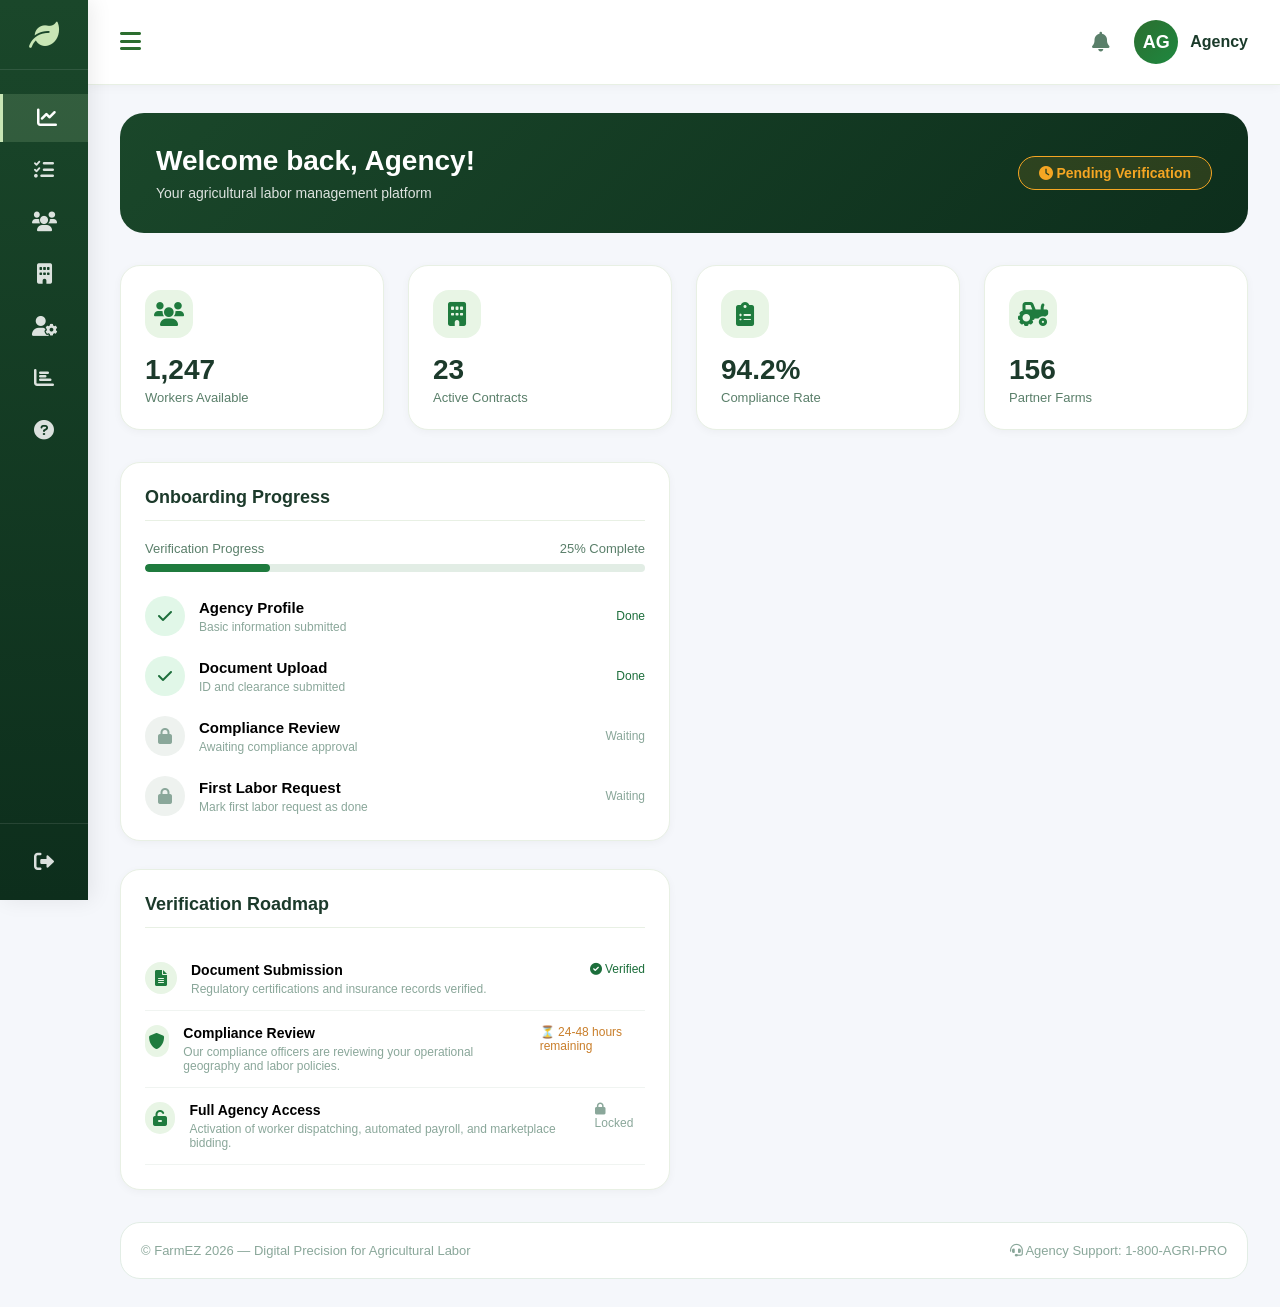
<file: farmez/Agency_Dashboard.html>
<!DOCTYPE html>
<html lang="en">
<head>
    <meta charset="UTF-8">
    <meta name="viewport" content="width=device-width, initial-scale=1.0, user-scalable=yes">
    <meta http-equiv="Content-Security-Policy" content="default-src 'self'; script-src 'self' 'unsafe-inline' https://fonts.googleapis.com https://cdnjs.cloudflare.com; style-src 'self' 'unsafe-inline' https://fonts.googleapis.com https://cdnjs.cloudflare.com; connect-src 'self' http://localhost http://127.0.0.1; img-src 'self' data: https:; font-src 'self' data: https: https://fonts.gstatic.com;">
    <title>FarmEZ | Agency Dashboard</title>
    <!-- Google Fonts: Inter -->
    <link href="https://fonts.googleapis.com/css2?family=Inter:opsz,wght@14..32,300;400;500;600;700;800&display=swap" rel="stylesheet">
    <!-- Font Awesome 6 -->
    <link rel="stylesheet" href="https://cdnjs.cloudflare.com/ajax/libs/font-awesome/6.0.0-beta3/css/all.min.css">
    <style>
        * {
            margin: 0;
            padding: 0;
            box-sizing: border-box;
            font-family: 'Inter', sans-serif;
        }

        body {
            background: #f5f7fb;
            min-height: 100vh;
        }

        /* ========== SIDEBAR ========== */
        .sidebar {
            position: fixed;
            top: 0;
            left: 0;
            height: 100%;
            width: 280px;
            background: linear-gradient(180deg, #1a472a 0%, #0d2e1c 100%);
            z-index: 100;
            transition: all 0.4s ease;
            box-shadow: 4px 0 20px rgba(0, 0, 0, 0.08);
            display: flex;
            flex-direction: column;
        }

        .sidebar.close {
            width: 88px;
        }

        .sidebar .logo-details {
            height: 70px;
            width: 100%;
            display: flex;
            align-items: center;
            padding: 0 24px;
            border-bottom: 1px solid rgba(255, 255, 255, 0.1);
            flex-shrink: 0;
        }

        .sidebar .logo-details i {
            font-size: 30px;
            color: #c8e6b5;
            min-width: 40px;
            text-align: center;
        }

        .sidebar .logo-details .logo_name {
            font-size: 22px;
            font-weight: 700;
            color: white;
            margin-left: 12px;
            transition: all 0.3s ease;
            white-space: nowrap;
            background: linear-gradient(135deg, #fff, #c8e6b5);
            -webkit-background-clip: text;
            background-clip: text;
            color: transparent;
        }

        .sidebar.close .logo-details .logo_name {
            opacity: 0;
            visibility: hidden;
        }

        .sidebar .nav-links {
            flex: 1;
            padding: 20px 0;
            overflow-y: auto;
        }

        .sidebar .nav-links::-webkit-scrollbar {
            display: none;
        }

        .sidebar .nav-links li {
            position: relative;
            list-style: none;
            transition: all 0.3s ease;
            margin: 4px 0;
        }

        .sidebar .nav-links li:hover {
            background: rgba(255, 255, 255, 0.08);
        }

        .sidebar .nav-links li.active {
            background: rgba(200, 230, 181, 0.15);
            border-left: 3px solid #c8e6b5;
        }

        .sidebar .nav-links li a {
            display: flex;
            align-items: center;
            text-decoration: none;
            padding: 14px 24px;
            color: rgba(255, 255, 255, 0.85);
            transition: all 0.3s ease;
            cursor: pointer;
        }

        .sidebar .nav-links li a .icon {
            min-width: 40px;
            text-align: center;
            font-size: 20px;
        }

        .sidebar .nav-links li a .link_name {
            font-size: 15px;
            font-weight: 500;
            white-space: nowrap;
            transition: all 0.3s ease;
        }

        .sidebar.close .nav-links li a .link_name {
            opacity: 0;
            visibility: hidden;
        }

        /* Lock icon for restricted features */
        .lock-badge {
            margin-left: auto;
            font-size: 10px;
            color: #f5a623;
            opacity: 0.8;
        }

        .sidebar.close .lock-badge {
            display: none;
        }

        /* Active indicator */
        .sidebar .nav-links li.active a {
            color: white;
        }

        /* Bottom section for logout */
        .sidebar .bottom-content {
            flex-shrink: 0;
            border-top: 1px solid rgba(255, 255, 255, 0.1);
            padding: 10px 0;
            margin-top: auto;
        }

        .sidebar .bottom-content .nav-links {
            padding: 0;
        }

        /* ========== MAIN CONTENT ========== */
        .home-section {
            position: relative;
            background: #f5f7fb;
            min-height: 100vh;
            left: 280px;
            width: calc(100% - 280px);
            transition: all 0.4s ease;
        }

        .sidebar.close ~ .home-section {
            left: 88px;
            width: calc(100% - 88px);
        }

        /* Header */
        .home-section .header {
            display: flex;
            align-items: center;
            justify-content: space-between;
            padding: 20px 32px;
            background: white;
            box-shadow: 0 2px 10px rgba(0, 0, 0, 0.04);
            border-bottom: 1px solid #e8f0e4;
        }

        .menu-toggle {
            font-size: 24px;
            cursor: pointer;
            color: #2c6e2f;
            transition: 0.2s;
        }

        .menu-toggle:hover {
            opacity: 0.7;
        }

        .header-right {
            display: flex;
            align-items: center;
            gap: 24px;
        }

        .notification-icon {
            font-size: 20px;
            color: #5a7f6a;
            cursor: pointer;
            position: relative;
        }

        .user-info {
            display: flex;
            align-items: center;
            gap: 12px;
            cursor: pointer;
        }

        .user-avatar {
            width: 44px;
            height: 44px;
            background: linear-gradient(135deg, #2c6e2f, #1e8840);
            border-radius: 50%;
            display: flex;
            align-items: center;
            justify-content: center;
            color: white;
            font-weight: 700;
            font-size: 18px;
        }

        .user-name {
            font-weight: 600;
            color: #1a3a2a;
        }

        /* Dashboard Content */
        .dashboard-content {
            padding: 28px 32px;
        }

        /* Welcome Banner */
        .welcome-banner {
            background: linear-gradient(135deg, #1a472a, #0d2e1c);
            border-radius: 24px;
            padding: 32px 36px;
            margin-bottom: 32px;
            color: white;
            display: flex;
            justify-content: space-between;
            align-items: center;
            flex-wrap: wrap;
            gap: 20px;
        }

        .welcome-banner h2 {
            font-size: 28px;
            font-weight: 700;
            margin-bottom: 8px;
        }

        .welcome-banner p {
            opacity: 0.85;
            font-size: 14px;
        }

        .pending-badge-large {
            background: #f5a62320;
            border: 1px solid #f5a623;
            padding: 8px 20px;
            border-radius: 40px;
            font-size: 14px;
            font-weight: 600;
            color: #f5a623;
        }

        /* Stats Cards */
        .stats-grid {
            display: grid;
            grid-template-columns: repeat(4, 1fr);
            gap: 24px;
            margin-bottom: 32px;
        }

        .stat-card {
            background: white;
            border-radius: 20px;
            padding: 24px;
            box-shadow: 0 2px 8px rgba(0, 0, 0, 0.04);
            border: 1px solid #e8f0e4;
            transition: transform 0.2s;
        }

        .stat-card:hover {
            transform: translateY(-3px);
        }

        .stat-icon {
            width: 48px;
            height: 48px;
            background: #e8f5e5;
            border-radius: 16px;
            display: flex;
            align-items: center;
            justify-content: center;
            margin-bottom: 16px;
        }

        .stat-icon i {
            font-size: 24px;
            color: #1f7b3e;
        }

        .stat-value {
            font-size: 28px;
            font-weight: 800;
            color: #1C3A2B;
            margin-bottom: 4px;
        }

        .stat-label {
            font-size: 13px;
            color: #5a7f6a;
        }

        /* Two Column Section */
        .two-column {
            display: grid;
            grid-template-columns: 1fr 1fr;
            gap: 28px;
            margin-bottom: 28px;
        }

        /* Cards */
        .card {
            background: white;
            border-radius: 20px;
            padding: 24px;
            box-shadow: 0 2px 8px rgba(0, 0, 0, 0.04);
            border: 1px solid #e8f0e4;
        }

        .card-header {
            display: flex;
            justify-content: space-between;
            align-items: center;
            margin-bottom: 20px;
            padding-bottom: 12px;
            border-bottom: 1px solid #e8f0e4;
        }

        .card-header h3 {
            font-size: 18px;
            font-weight: 700;
            color: #1C3A2B;
        }

        /* Progress Steps */
        .progress-steps {
            display: flex;
            flex-direction: column;
            gap: 20px;
        }

        .step-item {
            display: flex;
            align-items: center;
            gap: 14px;
        }

        .step-icon {
            width: 40px;
            height: 40px;
            border-radius: 40px;
            display: flex;
            align-items: center;
            justify-content: center;
            font-weight: 700;
        }

        .step-icon.done {
            background: #e1f7e8;
            color: #1c6e3b;
        }

        .step-icon.progress {
            background: #fff0db;
            color: #c97e2a;
        }

        .step-icon.waiting {
            background: #eef2ef;
            color: #8aa79a;
        }

        .step-content h4 {
            font-size: 15px;
            font-weight: 700;
            margin-bottom: 4px;
        }

        .step-content p {
            font-size: 12px;
            color: #8aa79a;
        }

        /* Verification Roadmap */
        .roadmap-item {
            display: flex;
            gap: 14px;
            padding: 14px 0;
            border-bottom: 1px solid #f0f4f1;
        }

        .roadmap-icon {
            width: 32px;
            height: 32px;
            border-radius: 32px;
            display: flex;
            align-items: center;
            justify-content: center;
            background: #e8f5e5;
            color: #1f7b3e;
        }

        .roadmap-content h4 {
            font-size: 14px;
            font-weight: 600;
            margin-bottom: 4px;
        }

        .roadmap-content p {
            font-size: 12px;
            color: #8aa79a;
        }

        .roadmap-status {
            margin-left: auto;
            font-size: 12px;
            font-weight: 500;
        }

        .roadmap-status.complete {
            color: #1c6e3b;
        }

        .roadmap-status.pending {
            color: #c97e2a;
        }

        .roadmap-status.locked {
            color: #8aa79a;
        }

        /* Button */
        .btn-primary {
            background: #1f7b3e;
            border: none;
            padding: 12px 24px;
            border-radius: 40px;
            color: white;
            font-weight: 600;
            font-size: 14px;
            cursor: pointer;
            transition: 0.2s;
            display: inline-flex;
            align-items: center;
            gap: 8px;
        }

        .btn-primary:hover {
            background: #0f6733;
        }

        .btn-outline {
            background: transparent;
            border: 1.5px solid #1f7b3e;
            padding: 10px 22px;
            border-radius: 40px;
            color: #1f7b3e;
            font-weight: 600;
            font-size: 14px;
            cursor: pointer;
            transition: 0.2s;
            display: inline-flex;
            align-items: center;
            gap: 8px;
        }

        .btn-outline:hover {
            background: #e8f5e5;
        }

        /* Progress Bar */
        .progress-section {
            margin-bottom: 24px;
        }

        .progress-label {
            display: flex;
            justify-content: space-between;
            margin-bottom: 8px;
            font-size: 13px;
            color: #5a7f6a;
        }

        .progress-bar {
            height: 8px;
            background: #e2ede5;
            border-radius: 10px;
            overflow: hidden;
        }

        .progress-fill {
            width: 75%;
            height: 100%;
            background: #1f7b3e;
            border-radius: 10px;
        }

        /* Action Buttons Row */
        .action-buttons {
            display: flex;
            gap: 16px;
            margin-top: 20px;
            flex-wrap: wrap;
        }

        /* Footer */
        .dashboard-footer {
            margin-top: 32px;
            padding: 20px;
            background: white;
            border-radius: 20px;
            display: flex;
            justify-content: space-between;
            align-items: center;
            flex-wrap: wrap;
            gap: 16px;
            border: 1px solid #e2ede5;
        }

        /* Toast Notification */
        .toast-notification {
            position: fixed;
            bottom: 30px;
            left: 50%;
            transform: translateX(-50%);
            background-color: #1f7b3e;
            color: white;
            padding: 12px 24px;
            border-radius: 60px;
            font-weight: 500;
            z-index: 1100;
            font-size: 14px;
            animation: fadeInUp 0.3s ease;
        }

        .toast-notification.error {
            background-color: #d9534f;
        }

        @keyframes fadeInUp {
            from {
                opacity: 0;
                transform: translateX(-50%) translateY(20px);
            }
            to {
                opacity: 1;
                transform: translateX(-50%) translateY(0);
            }
        }

        @media (max-width: 1100px) {
            .stats-grid {
                grid-template-columns: repeat(2, 1fr);
            }
        }

        @media (max-width: 900px) {
            .sidebar {
                left: -280px;
            }
            .sidebar.open {
                left: 0;
            }
            .home-section {
                left: 0;
                width: 100%;
            }
            .two-column {
                grid-template-columns: 1fr;
            }
            .stats-grid {
                grid-template-columns: repeat(2, 1fr);
            }
        }

        @media (max-width: 550px) {
            .stats-grid {
                grid-template-columns: 1fr;
            }
            .welcome-banner {
                padding: 24px;
            }
            .dashboard-content {
                padding: 20px;
            }
        }
    </style>
</head>
<body>

<div class="sidebar close" id="sidebar">
    <div class="logo-details">
        <i class="fas fa-leaf"></i>
        <span class="logo_name">FarmEZ</span>
    </div>
    <ul class="nav-links">
        <li class="active">
            <a href="#" id="dashboardLink">
                <i class="fas fa-chart-line icon"></i>
                <span class="link_name">Dashboard</span>
            </a>
        </li>
        <li>
            <a href="#" id="laborRequestsLink">
                <i class="fas fa-tasks icon"></i>
                <span class="link_name">Labor Requests</span>
                <i class="fas fa-lock lock-badge"></i>
            </a>
        </li>
        <li>
            <a href="#" id="workerPoolLink">
                <i class="fas fa-users icon"></i>
                <span class="link_name">Worker Pool</span>
                <i class="fas fa-lock lock-badge"></i>
            </a>
        </li>
        <li>
            <a href="#" id="agenciesLink">
                <i class="fas fa-building icon"></i>
                <span class="link_name">Agencies</span>
                <i class="fas fa-lock lock-badge"></i>
            </a>
        </li>
        <li>
            <a href="#" id="userManagementLink">
                <i class="fas fa-user-cog icon"></i>
                <span class="link_name">User Management</span>
                <i class="fas fa-lock lock-badge"></i>
            </a>
        </li>
        <li>
            <a href="#" id="reportsLink">
                <i class="fas fa-chart-bar icon"></i>
                <span class="link_name">Reports</span>
                <i class="fas fa-lock lock-badge"></i>
            </a>
        </li>
        <li>
            <a href="#" id="helpLink">
                <i class="fas fa-question-circle icon"></i>
                <span class="link_name">Help Center</span>
            </a>
        </li>
    </ul>
    <div class="bottom-content">
        <ul class="nav-links">
            <li>
                <a href="#" id="logoutBtn">
                    <i class="fas fa-sign-out-alt icon"></i>
                    <span class="link_name">Logout</span>
                </a>
            </li>
        </ul>
    </div>
</div>

<section class="home-section">
    <div class="header">
        <div class="menu-toggle" id="menuToggle">
            <i class="fas fa-bars"></i>
        </div>
        <div class="header-right">
            <i class="fas fa-bell notification-icon" id="notificationBell"></i>
            <div class="user-info" id="userInfoBtn">
                <div class="user-avatar" id="userAvatar">AG</div>
                <span class="user-name" id="userName">Agency</span>
            </div>
        </div>
    </div>

    <div class="dashboard-content">
        <!-- Dashboard View -->
        <div id="dashboardView">
            <!-- Welcome Banner -->
        <div class="welcome-banner">
            <div>
                <h2>Welcome back, <span id="welcomeName">Agency</span>!</h2>
                <p>Your agricultural labor management platform</p>
            </div>
            <div class="pending-badge-large">
                <i class="fas fa-clock"></i> Pending Verification
            </div>
        </div>

        <!-- Stats Grid -->
        <div class="stats-grid">
            <div class="stat-card">
                <div class="stat-icon"><i class="fas fa-users"></i></div>
                <div class="stat-value">1,247</div>
                <div class="stat-label">Workers Available</div>
            </div>
            <div class="stat-card">
                <div class="stat-icon"><i class="fas fa-building"></i></div>
                <div class="stat-value">23</div>
                <div class="stat-label">Active Contracts</div>
            </div>
            <div class="stat-card">
                <div class="stat-icon"><i class="fas fa-clipboard-list"></i></div>
                <div class="stat-value">94.2%</div>
                <div class="stat-label">Compliance Rate</div>
            </div>
            <div class="stat-card">
                <div class="stat-icon"><i class="fas fa-tractor"></i></div>
                <div class="stat-value">156</div>
                <div class="stat-label">Partner Farms</div>
            </div>
        </div>

        <!-- Two Column Layout -->
        <div class="two-column">
            <!-- Left Column -->
            <div>
                <!-- Onboarding Progress Card -->
                <div class="card">
                    <div class="card-header">
                        <h3>Onboarding Progress</h3>
                        <i class="fas fa-chart-simple" style="color: #8aa79a;"></i>
                    </div>
                    <div class="progress-section">
                        <div class="progress-label">
                            <span>Verification Progress</span>
                            <span id="verificationProgressText">25% Complete</span>
                        </div>
                        <div class="progress-bar"><div class="progress-fill" id="verificationProgressBar" style="width: 25%"></div></div>
                    </div>
                    <div class="progress-steps" id="onboardingSteps">
                        <div class="step-item">
                            <div class="step-icon done" id="iconStep1"><i class="fas fa-check"></i></div>
                            <div class="step-content">
                                <h4>Agency Profile</h4>
                                <p>Basic information submitted</p>
                            </div>
                            <span style="margin-left: auto; color: #1c6e3b; font-size: 12px;" id="statusStep1">Done</span>
                        </div>
                        <div class="step-item">
                            <div class="step-icon done" id="iconStep2"><i class="fas fa-check"></i></div>
                            <div class="step-content">
                                <h4>Document Upload</h4>
                                <p>ID and clearance submitted</p>
                            </div>
                            <span style="margin-left: auto; color: #1c6e3b; font-size: 12px;" id="statusStep2">Done</span>
                        </div>
                        <div class="step-item">
                            <div class="step-icon waiting" id="iconStep3"><i class="fas fa-lock"></i></div>
                            <div class="step-content">
                                <h4>Compliance Review</h4>
                                <p>Awaiting compliance approval</p>
                            </div>
                            <span style="margin-left: auto; color: #8aa79a; font-size: 12px;" id="statusStep3">Waiting</span>
                        </div>
                        <div class="step-item">
                            <div class="step-icon waiting" id="iconStep4"><i class="fas fa-lock"></i></div>
                            <div class="step-content">
                                <h4>First Labor Request</h4>
                                <p>Mark first labor request as done</p>
                            </div>
                            <span style="margin-left: auto; color: #8aa79a; font-size: 12px;" id="statusStep4">Waiting</span>
                        </div>
                    </div>
                </div>

                <!-- Verification Roadmap Card -->
                <div class="card" style="margin-top: 28px;">
                    <div class="card-header">
                        <h3>Verification Roadmap</h3>
                    </div>
                    <div class="roadmap-item">
                        <div class="roadmap-icon"><i class="fas fa-file-alt"></i></div>
                        <div class="roadmap-content">
                            <h4>Document Submission</h4>
                            <p>Regulatory certifications and insurance records verified.</p>
                        </div>
                        <span class="roadmap-status complete"><i class="fas fa-check-circle"></i> Verified</span>
                    </div>
                    <div class="roadmap-item">
                        <div class="roadmap-icon"><i class="fas fa-shield-alt"></i></div>
                        <div class="roadmap-content">
                            <h4>Compliance Review</h4>
                            <p>Our compliance officers are reviewing your operational geography and labor policies.</p>
                        </div>
                        <span class="roadmap-status pending">⏳ 24-48 hours remaining</span>
                    </div>
                    <div class="roadmap-item">
                        <div class="roadmap-icon"><i class="fas fa-unlock-alt"></i></div>
                        <div class="roadmap-content">
                            <h4>Full Agency Access</h4>
                            <p>Activation of worker dispatching, automated payroll, and marketplace bidding.</p>
                        </div>
                        <span class="roadmap-status locked"><i class="fas fa-lock"></i> Locked</span>
                    </div>
                </div>
            </div>

            <!-- Right Column -->
            <div>
                <!-- Removed right column cards as requested -->
            </div>
        </div> <!-- End dashboardView -->

        <!-- Labor Requests View -->
        <div id="laborRequestsView" style="display: none;">
            <div class="welcome-banner" style="background: linear-gradient(135deg, #1f7b3e, #145c2c);">
                <div>
                    <h2>Labor Requests Marketplace</h2>
                    <p>Manage incoming requests from clients and propose your labor teams</p>
                </div>
                <button class="btn-primary" style="background: white; color: #1f7b3e; border: none; font-weight: 700; border-radius: 40px; padding: 12px 24px; cursor: pointer;" id="postRequestBtn">
                    <i class="fas fa-bullhorn"></i> Post Labor Offer
                </button>
            </div>

            <!-- List of incoming requests -->
            <div class="card" style="margin-top: 28px;">
                <div class="card-header">
                    <h3>Incoming Client Requests</h3>
                </div>
                
                <div class="request-item" style="display: flex; justify-content: space-between; align-items: center; border-bottom: 1px solid #e2ede5; padding: 16px 0;">
                    <div>
                        <h4 style="color: #0f4b2b; margin-bottom: 6px;">Green Valley Farms</h4>
                        <p style="font-size: 13px; color: #5a7f6a;"><i class="fas fa-users"></i> 50 Harvesters Needed • <i class="fas fa-map-marker-alt"></i> Salinas Valley</p>
                        <p style="font-size: 13px; color: #5a7f6a; margin-top: 4px;"><i class="fas fa-clock"></i> Requested: May 24, 2026</p>
                    </div>
                    <div style="display: flex; gap: 12px; align-items: center;">
                        <span class="verification-badge" style="display: none; color: #1c6e3b; font-size: 13px; font-weight: 600;"><i class="fas fa-check-circle"></i> Client Verified</span>
                        <button class="btn-outline verify-client-btn" style="border-radius: 8px; font-size: 13px; padding: 8px 16px; border: 1px solid #1f7b3e; color: #1f7b3e; cursor: pointer; background: transparent;">
                            <i class="fas fa-shield-alt"></i> Verify Client
                        </button>
                        <button class="btn-primary accept-request-btn" style="border-radius: 8px; font-size: 13px; padding: 8px 16px; opacity: 0.5; cursor: not-allowed; background: #1f7b3e; color: white; border: none;" disabled>
                            <i class="fas fa-check"></i> Accept Request
                        </button>
                    </div>
                </div>

                <div class="request-item" style="display: flex; justify-content: space-between; align-items: center; padding: 16px 0;">
                    <div>
                        <h4 style="color: #0f4b2b; margin-bottom: 6px;">Sunrise Vineyards</h4>
                        <p style="font-size: 13px; color: #5a7f6a;"><i class="fas fa-users"></i> 20 Pruners Needed • <i class="fas fa-map-marker-alt"></i> Napa Valley</p>
                        <p style="font-size: 13px; color: #5a7f6a; margin-top: 4px;"><i class="fas fa-clock"></i> Requested: May 22, 2026</p>
                    </div>
                    <div style="display: flex; gap: 12px; align-items: center;">
                        <span class="verification-badge" style="display: none; color: #1c6e3b; font-size: 13px; font-weight: 600;"><i class="fas fa-check-circle"></i> Client Verified</span>
                        <button class="btn-outline verify-client-btn" style="border-radius: 8px; font-size: 13px; padding: 8px 16px; border: 1px solid #1f7b3e; color: #1f7b3e; cursor: pointer; background: transparent;">
                            <i class="fas fa-shield-alt"></i> Verify Client
                        </button>
                        <button class="btn-primary accept-request-btn" style="border-radius: 8px; font-size: 13px; padding: 8px 16px; opacity: 0.5; cursor: not-allowed; background: #1f7b3e; color: white; border: none;" disabled>
                            <i class="fas fa-check"></i> Accept Request
                        </button>
                    </div>
                </div>
            </div>
        </div>

        <!-- Footer -->
        <div class="dashboard-footer">
            <span style="color: #8aa79a; font-size: 13px;">© FarmEZ 2026 — Digital Precision for Agricultural Labor</span>
            <span style="color: #8aa79a; font-size: 13px;"><i class="fas fa-headset"></i> Agency Support: 1-800-AGRI-PRO</span>
        </div>
    </div>
</section>

<script>
    // Sidebar Toggle
    const sidebar = document.getElementById('sidebar');
    const menuToggle = document.getElementById('menuToggle');
    
    menuToggle.addEventListener('click', () => {
        sidebar.classList.toggle('close');
        sidebar.classList.toggle('open');
    });

    // Load agency data from localStorage
    const storedAgency = localStorage.getItem('farmez_agency');
    let agencyName = 'Harvest Global Solutions';
    let agencyEmail = 'admin@harvestglobal.com';
    
    if (storedAgency) {
        const agency = JSON.parse(storedAgency);
        agencyName = agency.agencyName || 'Harvest Global Solutions';
        agencyEmail = agency.email || 'admin@harvestglobal.com';
    }
    
    // Update display
    document.getElementById('agencyNameDisplay').innerText = agencyName;
    document.getElementById('emailDisplay').innerText = agencyEmail;
    
    // Update avatar initials and welcome name
    const userAvatar = document.getElementById('userAvatar');
    const userNameSpan = document.getElementById('userName');
    const welcomeNameSpan = document.getElementById('welcomeName');
    
    if (userAvatar && agencyName) {
        const initials = agencyName.split(' ').map(n => n[0]).join('').toUpperCase();
        userAvatar.innerHTML = initials;
        const firstName = agencyName.split(' ')[0];
        if (userNameSpan) userNameSpan.innerHTML = firstName;
        if (welcomeNameSpan) welcomeNameSpan.innerHTML = firstName;
    }
    
    // Show toast notification
    function showToast(message, isError = false) {
        const existingToast = document.querySelector('.toast-notification');
        if (existingToast) existingToast.remove();
        
        const toast = document.createElement('div');
        toast.className = 'toast-notification';
        if (isError) toast.classList.add('error');
        toast.innerHTML = isError ? `<i class="fas fa-exclamation-circle"></i> ${message}` : `<i class="fas fa-check-circle"></i> ${message}`;
        document.body.appendChild(toast);
        setTimeout(() => toast.remove(), 3500);
    }
    

    // Restricted features - all show coming soon message
    const laborRequestsLink = document.getElementById('laborRequestsLink');
    const workerPoolLink = document.getElementById('workerPoolLink');
    const agenciesLink = document.getElementById('agenciesLink');
    const userManagementLink = document.getElementById('userManagementLink');
    const reportsLink = document.getElementById('reportsLink');
    const helpLink = document.getElementById('helpLink');

    // Make Onboarding Progress functional dynamically
    let isVerified = false;
    let isApproved = false;
    let isFirstLaborRequestDone = localStorage.getItem('farmez_agency_first_labor_request_done') === 'true';
    let agencyId = null;

    if (storedAgency) {
        const agency = JSON.parse(storedAgency);
        agencyId = agency.id;
        // initial values from storage
        isVerified = agency.is_verified == 1;
        isApproved = agency.status === 'approved';
    }

    function updateProgressUI() {
        let progressPercentage = 50; // default (Agency Profile & Document Upload done)
        if (isApproved) {
            progressPercentage = 75; // Compliance Review done
            document.getElementById('iconStep3').className = 'step-icon done';
            document.getElementById('iconStep3').innerHTML = '<i class="fas fa-check"></i>';
            document.getElementById('statusStep3').style.color = '#1c6e3b';
            document.getElementById('statusStep3').innerText = 'Done';
            
            // Remove locks from sidebar if verified
            const lockIcons = document.querySelectorAll('.sidebar .lock-badge');
            lockIcons.forEach(icon => icon.remove());
        } else if (isVerified) {
            document.getElementById('iconStep3').className = 'step-icon progress';
            document.getElementById('iconStep3').innerHTML = '<i class="fas fa-spinner fa-pulse"></i>';
            document.getElementById('statusStep3').style.color = '#c97e2a';
            document.getElementById('statusStep3').innerText = 'In Progress';
        }
        
        if (isFirstLaborRequestDone && isApproved) {
            progressPercentage = 100;
            document.getElementById('iconStep4').className = 'step-icon done';
            document.getElementById('iconStep4').innerHTML = '<i class="fas fa-check"></i>';
            document.getElementById('statusStep4').style.color = '#1c6e3b';
            document.getElementById('statusStep4').innerText = 'Done';
        } else if (isApproved) {
            document.getElementById('iconStep4').className = 'step-icon progress';
            document.getElementById('iconStep4').innerHTML = '<i class="fas fa-spinner fa-pulse"></i>';
            document.getElementById('statusStep4').style.color = '#c97e2a';
            document.getElementById('statusStep4').innerText = 'Action Required';
        }

        document.getElementById('verificationProgressText').innerText = progressPercentage + '% Complete';
        document.getElementById('verificationProgressBar').style.width = progressPercentage + '%';
    }

    // Call API to get latest status
    if (agencyId) {
        fetch('api/check_status.php', {
            method: 'POST',
            headers: { 'Content-Type': 'application/json' },
            body: JSON.stringify({ id: agencyId, role: 'agency' })
        })
        .then(res => res.json())
        .then(data => {
            if (data.status === 'success') {
                isVerified = data.data.is_verified == 1;
                isApproved = data.data.status === 'approved';
                
                // Update local storage so other pages have latest
                const agency = JSON.parse(storedAgency);
                agency.is_verified = data.data.is_verified;
                agency.status = data.data.status;
                localStorage.setItem('farmez_agency', JSON.stringify(agency));

                updateProgressUI();
            }
        })
        .catch(err => {
            console.error('Error fetching status:', err);
            updateProgressUI(); // fallback to local storage
        });
    } else {
        updateProgressUI();
    }
    
    
    // View switching function
    function showView(viewId) {
        document.getElementById('dashboardView').style.display = 'none';
        document.getElementById('laborRequestsView').style.display = 'none';
        document.getElementById(viewId).style.display = 'block';
        
        // Update active class in sidebar
        document.querySelectorAll('.sidebar .nav-links li').forEach(li => li.classList.remove('active'));
        if (viewId === 'dashboardView') {
            document.getElementById('dashboardLink').parentElement.classList.add('active');
        } else if (viewId === 'laborRequestsView') {
            document.getElementById('laborRequestsLink').parentElement.classList.add('active');
        }
    }

    // Dashboard link (active)
    document.getElementById('dashboardLink').addEventListener('click', (e) => {
        e.preventDefault();
        showView('dashboardView');
        window.scrollTo({ top: 0, behavior: 'smooth' });
    });
    
    if (laborRequestsLink) {
        laborRequestsLink.addEventListener('click', (e) => {
            e.preventDefault();
            if(!isApproved) {
                showToast('Labor Requests will be available after verification completes.', true);
            } else {
                showView('laborRequestsView');
                window.scrollTo({ top: 0, behavior: 'smooth' });
            }
        });
    }

    // Handle Verify Client and Accept Request
    document.querySelectorAll('.verify-client-btn').forEach(btn => {
        btn.addEventListener('click', function() {
            const container = this.parentElement;
            this.style.display = 'none';
            container.querySelector('.verification-badge').style.display = 'inline-block';
            
            const acceptBtn = container.querySelector('.accept-request-btn');
            acceptBtn.disabled = false;
            acceptBtn.style.opacity = '1';
            acceptBtn.style.cursor = 'pointer';
            
            showToast('Client verified successfully. You can now accept the request.');
        });
    });

    document.querySelectorAll('.accept-request-btn').forEach(btn => {
        btn.addEventListener('click', function() {
            if (!this.disabled) {
                showToast('Request accepted! The client will be notified.');
                this.innerHTML = '<i class="fas fa-check-double"></i> Accepted';
                this.disabled = true;
                this.style.opacity = '0.7';
                
                // Mark first labor request as done to progress onboarding
                if (!localStorage.getItem('farmez_agency_first_labor_request_done')) {
                    localStorage.setItem('farmez_agency_first_labor_request_done', 'true');
                    isFirstLaborRequestDone = true;
                    updateProgressUI();
                }
            }
        });
    });

    document.getElementById('postRequestBtn')?.addEventListener('click', () => {
        showToast('Form to post an offer is opening...');
    });
    
    if (workerPoolLink) {
        workerPoolLink.addEventListener('click', (e) => {
            e.preventDefault();
            if(!isApproved) {
                showToast('Worker Pool will be available after verification completes.', true);
            } else {
                showToast('Worker Pool feature coming soon', false);
            }
        });
    }
    
    if (agenciesLink) {
        agenciesLink.addEventListener('click', (e) => {
            e.preventDefault();
            if(!isApproved) {
                showToast('Agencies management will be available after verification completes.', true);
            } else {
                showToast('Agencies feature coming soon', false);
            }
        });
    }
    
    if (userManagementLink) {
        userManagementLink.addEventListener('click', (e) => {
            e.preventDefault();
            if(!isApproved) {
                showToast('User Management will be available after verification completes.', true);
            } else {
                showToast('User Management feature coming soon', false);
            }
        });
    }
    
    if (reportsLink) {
        reportsLink.addEventListener('click', (e) => {
            e.preventDefault();
            if(!isApproved) {
                showToast('Reports will be available after verification completes.', true);
            } else {
                showToast('Reports feature coming soon', false);
            }
        });
    }
    
    if (helpLink) {
        helpLink.addEventListener('click', (e) => {
            e.preventDefault();
            showToast('📞 Contact support: 1-800-AGRI-PRO | Email: agency@farmez.com', false);
        });
    }
    
    // Edit profile icon
    const editProfileIcon = document.getElementById('editProfileIcon');
    if (editProfileIcon) {
        editProfileIcon.addEventListener('click', () => {
            showToast('Edit profile feature coming soon', false);
        });
    }
    
    // Notification bell
    const notificationBell = document.getElementById('notificationBell');
    if (notificationBell) {
        notificationBell.addEventListener('click', () => {
            showToast('No new notifications. Your verification is in progress.', false);
        });
    }
    
    // User info click
    const userInfoBtn = document.getElementById('userInfoBtn');
    if (userInfoBtn) {
        userInfoBtn.addEventListener('click', () => {
            showToast('Agency profile page coming soon', false);
        });
    }
    
    // Logout button
    const logoutBtn = document.getElementById('logoutBtn');
    if (logoutBtn) {
        logoutBtn.addEventListener('click', (e) => {
            e.preventDefault();
            localStorage.removeItem('farmez_agency_logged_in');
            localStorage.removeItem('farmez_agency');
            localStorage.removeItem('farmez_current_agency');
            showToast('Logged out successfully! Redirecting...', false);
            setTimeout(() => {
                window.location.href = 'Agency_Login.html';
            }, 1500);
        });
    }
    
    // Check login status
    const isLoggedIn = localStorage.getItem('farmez_agency_logged_in');
    if (!isLoggedIn) {
        window.location.href = 'Agency_Login.html';
    }
</script>
</body>
</html>
</file>
